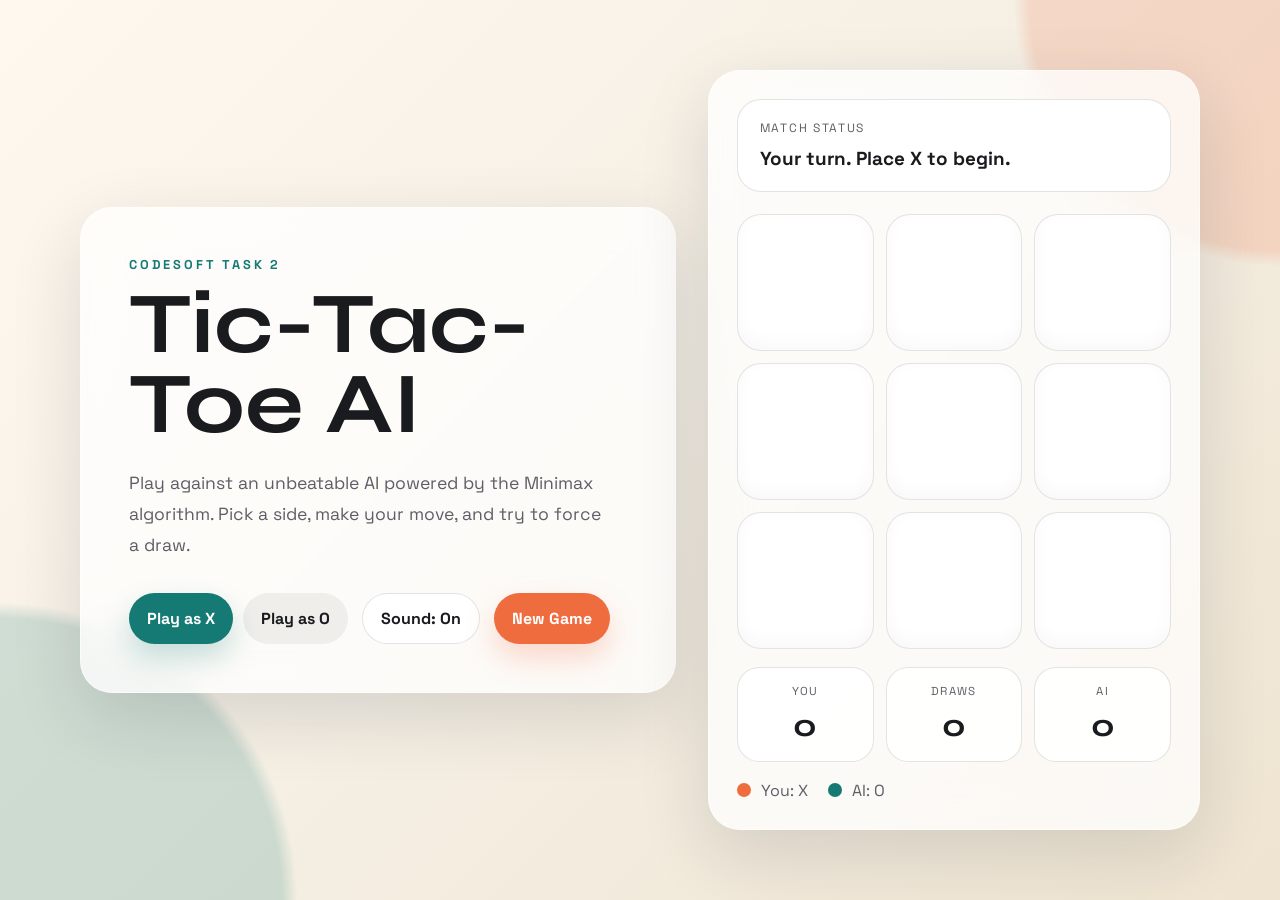
<file: Task2/index.html>
<!DOCTYPE html>
<html lang="en">
<head>
  <meta charset="UTF-8">
  <meta name="viewport" content="width=device-width, initial-scale=1.0">
  <title>Tic-Tac-Toe AI</title>
  <link rel="preconnect" href="https://fonts.googleapis.com">
  <link rel="preconnect" href="https://fonts.gstatic.com" crossorigin>
  <link href="https://fonts.googleapis.com/css2?family=Space+Grotesk:wght@400;500;700&family=Syne:wght@700;800&display=swap" rel="stylesheet">
  <link rel="stylesheet" href="style.css">
</head>
<body>
  <main class="app">
    <section class="hero">
      <p class="eyebrow">CodeSoft Task 2</p>
      <h1>Tic-Tac-Toe AI</h1>
      <p class="intro">
        Play against an unbeatable AI powered by the Minimax algorithm. Pick a side,
        make your move, and try to force a draw.
      </p>
      <div class="controls">
        <div class="choice-group" role="group" aria-label="Choose your symbol">
          <button class="choice-btn active" data-symbol="X">Play as X</button>
          <button class="choice-btn" data-symbol="O">Play as O</button>
        </div>
        <button class="sound-btn" id="sound-btn" aria-pressed="true">Sound: On</button>
        <button class="reset-btn" id="reset-btn">New Game</button>
      </div>
    </section>

    <section class="game-panel">
      <div class="status-card">
        <p class="status-label">Match Status</p>
        <p class="status-text" id="status-text">Your turn. Place X to begin.</p>
      </div>

      <div class="board" id="board" aria-label="Tic-Tac-Toe board">
        <button class="cell" data-index="0" aria-label="Cell 1"></button>
        <button class="cell" data-index="1" aria-label="Cell 2"></button>
        <button class="cell" data-index="2" aria-label="Cell 3"></button>
        <button class="cell" data-index="3" aria-label="Cell 4"></button>
        <button class="cell" data-index="4" aria-label="Cell 5"></button>
        <button class="cell" data-index="5" aria-label="Cell 6"></button>
        <button class="cell" data-index="6" aria-label="Cell 7"></button>
        <button class="cell" data-index="7" aria-label="Cell 8"></button>
        <button class="cell" data-index="8" aria-label="Cell 9"></button>
      </div>

      <div class="scoreboard" aria-label="Scoreboard">
        <div class="score-card">
          <span class="score-title">You</span>
          <strong class="score-value" id="player-score">0</strong>
        </div>
        <div class="score-card">
          <span class="score-title">Draws</span>
          <strong class="score-value" id="draw-score">0</strong>
        </div>
        <div class="score-card">
          <span class="score-title">AI</span>
          <strong class="score-value" id="ai-score">0</strong>
        </div>
      </div>

      <div class="legend">
        <div class="legend-item">
          <span class="legend-chip player"></span>
          <span id="player-label">You: X</span>
        </div>
        <div class="legend-item">
          <span class="legend-chip ai"></span>
          <span id="ai-label">AI: O</span>
        </div>
      </div>
    </section>
  </main>

  <script src="script.js"></script>
</body>
</html>
</file>
<file: Task2/style.css>
:root {
  --bg: #f5efe4;
  --panel: rgba(255, 255, 255, 0.75);
  --text: #1a1b1f;
  --muted: #5e5f66;
  --accent: #ef6c3f;
  --accent-dark: #cf5530;
  --accent-soft: #ffd5c8;
  --secondary: #147a73;
  --secondary-soft: #bee7e2;
  --line: rgba(26, 27, 31, 0.12);
  --shadow: 0 24px 70px rgba(30, 37, 52, 0.14);
}

* {
  box-sizing: border-box;
}

body {
  margin: 0;
  min-height: 100vh;
  font-family: "Space Grotesk", sans-serif;
  color: var(--text);
  background:
    radial-gradient(circle at bottom left, rgba(20, 122, 115, 0.18) 0, rgba(20, 122, 115, 0.18) 18%, transparent 19%),
    radial-gradient(circle at top right, rgba(239, 108, 63, 0.18) 0, rgba(239, 108, 63, 0.18) 16%, transparent 17%),
    linear-gradient(135deg, #fff8ef 0%, #f5efe4 48%, #efe4d1 100%);
}

button {
  font: inherit;
}

.app {
  width: min(1120px, calc(100% - 32px));
  margin: 0 auto;
  min-height: 100vh;
  display: grid;
  grid-template-columns: 1.15fr 0.95fr;
  gap: 32px;
  align-items: center;
  padding: 32px 0;
}

.hero,
.game-panel {
  background: var(--panel);
  border: 1px solid rgba(255, 255, 255, 0.55);
  box-shadow: var(--shadow);
  backdrop-filter: blur(18px);
  border-radius: 32px;
}

.hero {
  padding: 48px;
}

.eyebrow {
  margin: 0 0 12px;
  text-transform: uppercase;
  letter-spacing: 0.22em;
  font-size: 0.8rem;
  color: var(--secondary);
  font-weight: 700;
}

h1 {
  margin: 0;
  font-family: "Syne", sans-serif;
  font-size: clamp(3rem, 7vw, 5.4rem);
  line-height: 0.92;
}

.intro {
  max-width: 30rem;
  font-size: 1.1rem;
  line-height: 1.75;
  color: var(--muted);
  margin: 24px 0 0;
}

.controls {
  display: flex;
  flex-wrap: wrap;
  gap: 14px;
  margin-top: 32px;
}

.choice-group {
  display: flex;
  flex-wrap: wrap;
  gap: 10px;
}

.choice-btn,
.sound-btn,
.reset-btn,
.cell {
  border: 0;
  cursor: pointer;
  transition: transform 180ms ease, box-shadow 180ms ease, background-color 180ms ease;
}

.choice-btn,
.sound-btn,
.reset-btn {
  padding: 14px 18px;
  border-radius: 999px;
  font-weight: 700;
}

.choice-btn {
  background: rgba(26, 27, 31, 0.06);
  color: var(--text);
}

.sound-btn {
  background: rgba(255, 255, 255, 0.9);
  color: var(--text);
  border: 1px solid var(--line);
}

.sound-btn[aria-pressed="false"] {
  background: rgba(26, 27, 31, 0.08);
  color: var(--muted);
}

.choice-btn.active {
  background: var(--secondary);
  color: #fff;
  box-shadow: 0 14px 30px rgba(20, 122, 115, 0.24);
}

.reset-btn {
  background: var(--accent);
  color: #fff;
  box-shadow: 0 14px 30px rgba(239, 108, 63, 0.25);
}

.choice-btn:hover,
.sound-btn:hover,
.reset-btn:hover,
.cell:hover {
  transform: translateY(-2px);
}

.game-panel {
  padding: 28px;
}

.status-card {
  background: #fff;
  border-radius: 24px;
  padding: 20px 22px;
  border: 1px solid var(--line);
}

.status-label {
  margin: 0;
  text-transform: uppercase;
  letter-spacing: 0.14em;
  font-size: 0.75rem;
  color: var(--muted);
}

.status-text {
  margin: 10px 0 0;
  font-size: 1.18rem;
  font-weight: 700;
}

.board {
  margin-top: 22px;
  display: grid;
  grid-template-columns: repeat(3, minmax(84px, 1fr));
  gap: 12px;
}

.cell {
  aspect-ratio: 1;
  border-radius: 24px;
  background: #fff;
  border: 1px solid var(--line);
  box-shadow: inset 0 -6px 18px rgba(26, 27, 31, 0.03);
  font-family: "Syne", sans-serif;
  font-size: clamp(2.8rem, 7vw, 4.6rem);
  color: var(--text);
}

.cell.player-mark {
  color: var(--accent-dark);
}

.cell.ai-mark {
  color: var(--secondary);
}

.cell:disabled {
  cursor: default;
}

.cell.win {
  background: linear-gradient(135deg, var(--accent-soft), #fff);
  animation: win-pulse 0.8s ease infinite alternate;
}

.cell.pop {
  animation: mark-pop 260ms ease;
}

.scoreboard {
  margin-top: 18px;
  display: grid;
  grid-template-columns: repeat(3, 1fr);
  gap: 12px;
}

.score-card {
  border-radius: 22px;
  background: rgba(255, 255, 255, 0.9);
  border: 1px solid var(--line);
  padding: 16px;
  text-align: center;
}

.score-title {
  display: block;
  text-transform: uppercase;
  letter-spacing: 0.12em;
  font-size: 0.72rem;
  color: var(--muted);
}

.score-value {
  display: block;
  margin-top: 8px;
  font-family: "Syne", sans-serif;
  font-size: 2rem;
}

.legend {
  display: flex;
  gap: 20px;
  flex-wrap: wrap;
  margin-top: 18px;
  color: var(--muted);
}

.legend-item {
  display: flex;
  align-items: center;
  gap: 10px;
}

.legend-chip {
  width: 14px;
  height: 14px;
  border-radius: 50%;
}

.legend-chip.player {
  background: var(--accent);
}

.legend-chip.ai {
  background: var(--secondary);
}

@media (max-width: 900px) {
  .app {
    grid-template-columns: 1fr;
    align-items: start;
    padding: 22px 0 32px;
  }

  .hero,
  .game-panel {
    padding: 24px;
    border-radius: 28px;
  }

  .intro {
    max-width: none;
  }
}

@keyframes mark-pop {
  0% {
    transform: scale(0.55);
    opacity: 0;
  }

  80% {
    transform: scale(1.08);
  }

  100% {
    transform: scale(1);
    opacity: 1;
  }
}

@keyframes win-pulse {
  0% {
    box-shadow: 0 0 0 rgba(239, 108, 63, 0);
  }

  100% {
    box-shadow: 0 0 0 12px rgba(239, 108, 63, 0.12);
  }
}
</file>
